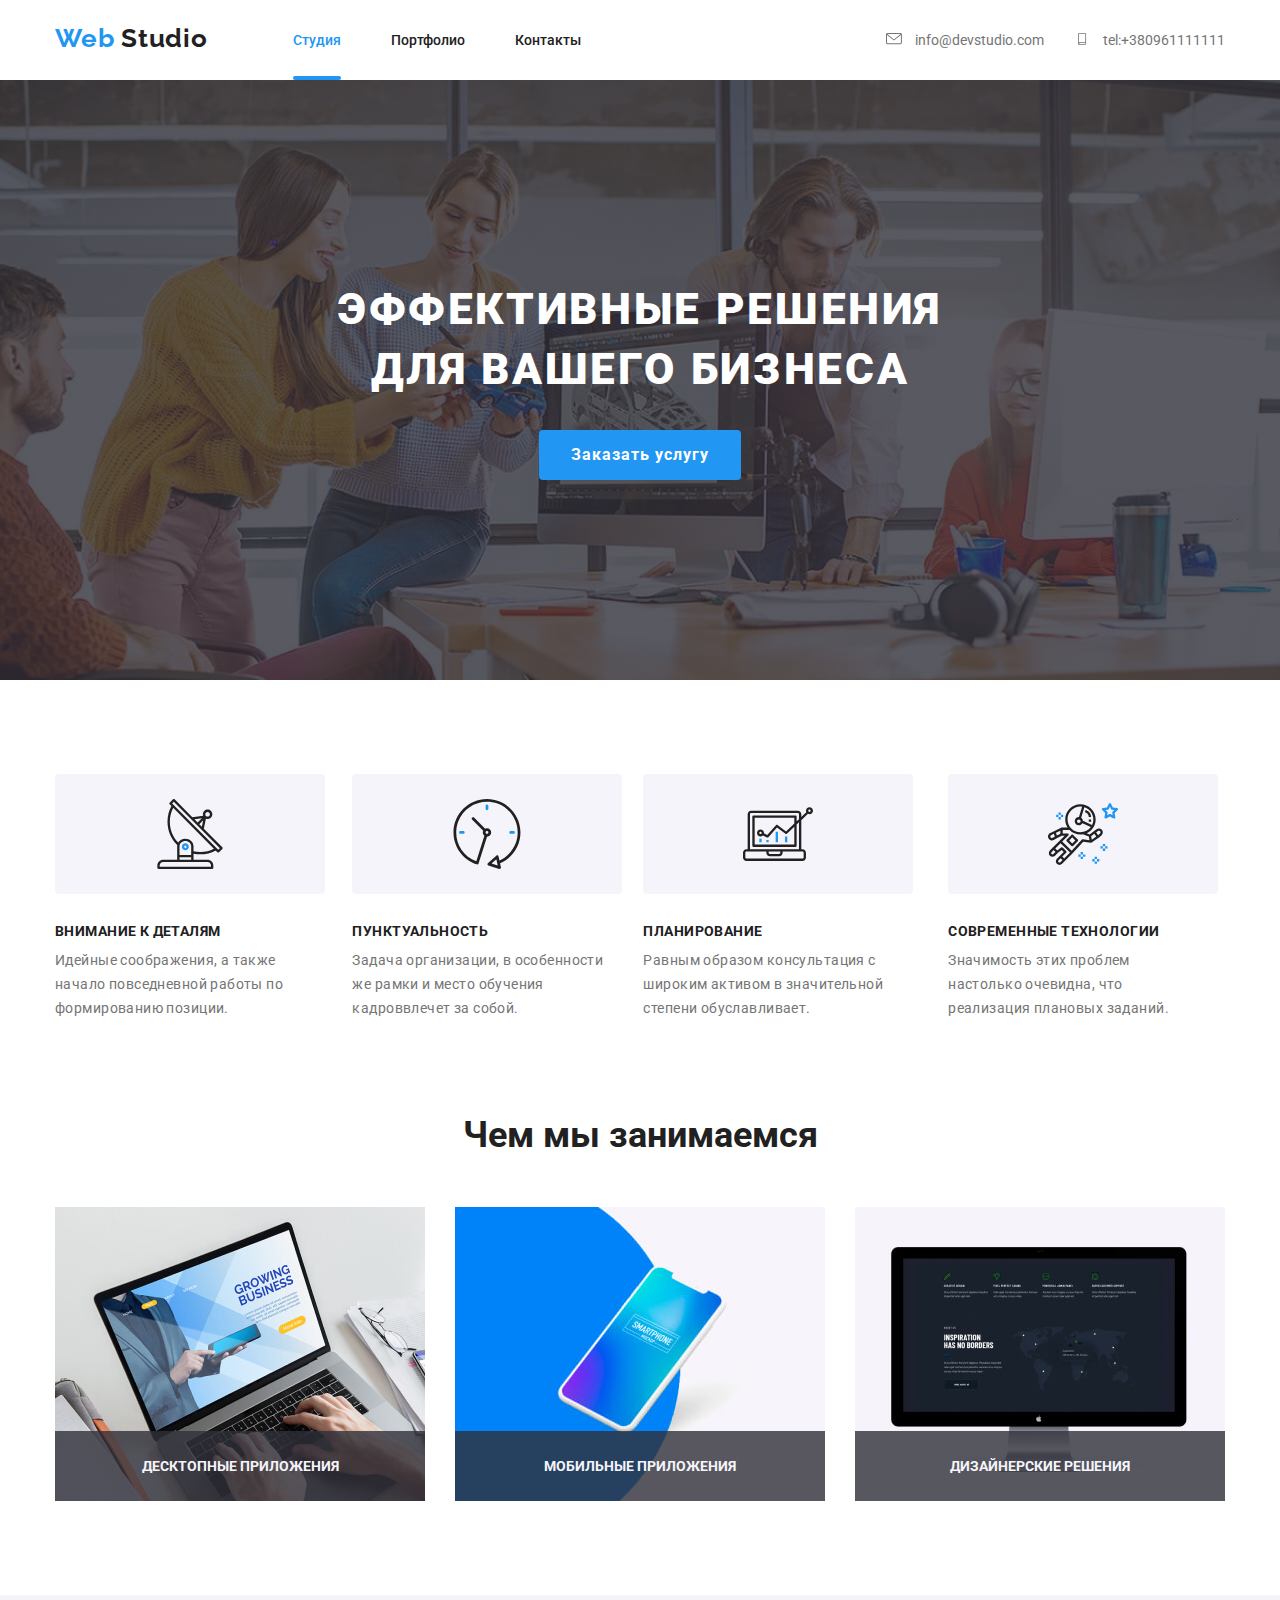
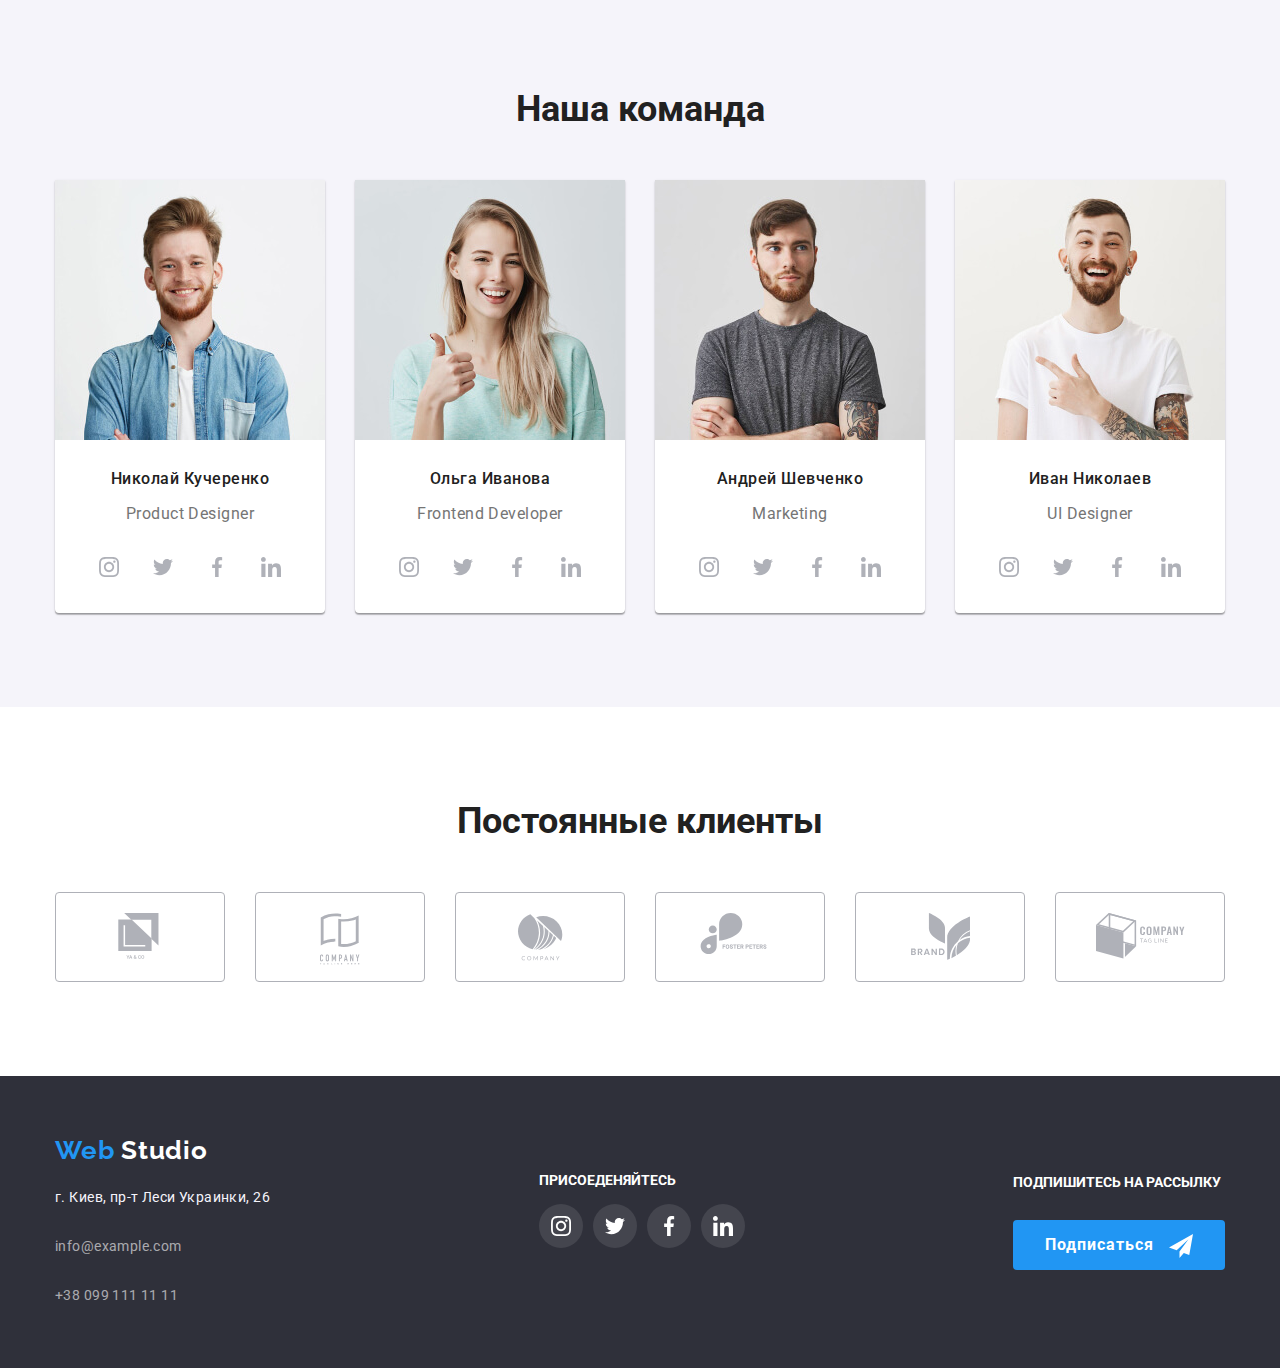
<file: index.html>
<!DOCTYPE html>
<html lang="ru">
  <head>
    <meta charset="UTF-8" />
    <meta name="viewport" content="width=device-width, initial-scale=1.0" />
    <title>Веб студия</title>
    <link rel="stylesheet" href="./CSS/normalize.css" />
    <link
      href="https://fonts.googleapis.com/css2?family=Raleway:wght@700&family=Roboto:wght@400;500;700;900&display=swap"
      rel="stylesheet"
    />
    <link rel="stylesheet" href="./CSS/styles.css" />
  </head>
  <body>
    <!--Header + Navigation-->
    <header>
      <div class="page-header container">
        <nav class="page-nav">
          <a href="./index.html" class="logo-nav">
            <span class="logo-part">Web</span>
            Studio
          </a>
          <ul class="site-nav">
            <li><a href="./index.html" class="link current">Студия</a></li>
            <li>
              <a href="./portfolio.html" target="_self" class="link">
                Портфолио
              </a>
            </li>
            <li><a href="" class="link">Контакты</a></li>
          </ul>
        </nav>
        <address class="head-address">
          <button class="head-address-button">
            <svg class="head-address-icon email">
              <use href="./svg-icon/sprite.svg#icon-envelope"></use>
            </svg>
            info@devstudio.com
          </button>
          <button class="head-address-button">
            <svg class="head-address-icon phone">
              <use href="./svg-icon/sprite.svg#icon-smartphone"></use>
            </svg>
            tel:+380961111111
          </button>
        </address>
      </div>
    </header>
    <main>
      <!--Эффективные решения для вашего бизнеса-->
      <section class="hero">
        <h1 class="hero-title container">
          ЭФФЕКТИВНЫЕ РЕШЕНИЯ ДЛЯ ВАШЕГО БИЗНЕСА
        </h1>
        <button type="button" class="button primary">
          Заказать услугу
        </button>
      </section>
      <!--Наше преимущество-->
      <section class="advantage container">
        <h2 class="hide-title">Наше преимущество</h2>
        <ul class="advantage-list">
          <li>
            <div class="icon-card">
              <svg class="icon">
                <use href="./svg-icon/sprite.svg#icon-antenna"></use>
              </svg>
            </div>
            <h3 class="section-title">ВНИМАНИЕ К ДЕТАЛЯМ</h3>
            <p class="section-text">
              Идейные соображения, а также начало повседневной работы по
              формированию позиции.
            </p>
          </li>
          <li>
            <div class="icon-card">
              <svg class="icon">
                <use href="./svg-icon/sprite.svg#icon-clock"></use>
              </svg>
            </div>
            <h3 class="section-title">ПУНКТУАЛЬНОСТЬ</h3>
            <p class="section-text">
              Задача организации, в особенности же рамки и место обучения
              кадроввлечет за собой.
            </p>
          </li>
          <li>
            <div class="icon-card">
              <svg class="icon">
                <use href="./svg-icon/sprite.svg#icon-diagram"></use>
              </svg>
            </div>
            <h3 class="section-title">ПЛАНИРОВАНИЕ</h3>
            <p class="section-text">
              Равным образом консультация с широким активом в значительной
              степени обуславливает.
            </p>
          </li>
          <li>
            <div class="icon-card">
              <svg class="icon">
                <use href="./svg-icon/sprite.svg#icon-astronaut"></use>
              </svg>
            </div>
            <h3 class="section-title">СОВРЕМЕННЫЕ ТЕХНОЛОГИИ</h3>
            <p class="section-text">
              Значимость этих проблем настолько очевидна, что реализация
              плановых заданий.
            </p>
          </li>
        </ul>
      </section>
      <!--Чем мы занимаемся-->
      <section class="work">
        <h2 class="work-title">Чем мы занимаемся</h2>
        <ul class="work-list">
          <li class="work-item">
            <a href="">
              <img
                src="./images/comp.jpg"
                alt="Ноутбук"
                width="370"
                height="294"
              />
            </a>
            <p class="work-title-name">ДЕСКТОПНЫЕ ПРИЛОЖЕНИЯ</p>
          </li>
          <li class="work-item">
            <a href="">
              <img
                src="./images/smartphone.jpg"
                alt=""
                width="370"
                height="294"
              />
            </a>
            <p class="work-title-name">МОБИЛЬНЫЕ ПРИЛОЖЕНИЯ</p>
          </li>
          <li class="work-item">
            <a href="">
              <img src="./images/screen.jpg" alt="" width="370" height="294" />
            </a>
            <p class="work-title-name">ДИЗАЙНЕРСКИЕ РЕШЕНИЯ</p>
          </li>
        </ul>
      </section>
      <!--Наша команда-->
      <section class="team-section">
        <h2 class="work-title">Наша команда</h2>
        <ul class="our-team container">
          <li class="our-team-card">
            <img
              src="./images/nick_kucherenko.jpg"
              alt="Николай Кучеренко"
              width="270"
              height="260"
            />
            <h3 class="team-member">Николай Кучеренко</h3>
            <p class="team-work">Product Designer</p>
            <ul class="social-list">
              <li class="social-list-item">
                <a href="" aria-label="Instagram" class="social-list-item-link">
                  <svg class="social-list-item-link-svg">
                    <use href="./svg-icon/sprite.svg#icon-instagram"></use>
                  </svg>
                </a>
              </li>
              <li class="social-list-item">
                <a href="" aria-label="Instagram" class="social-list-item-link">
                  <svg class="social-list-item-link-svg">
                    <use href="./svg-icon/sprite.svg#icon-twitter"></use>
                  </svg>
                </a>
              </li>
              <li class="social-list-item">
                <a href="" aria-label="Instagram" class="social-list-item-link">
                  <svg class="social-list-item-link-svg">
                    <use href="./svg-icon/sprite.svg#icon-facebook"></use>
                  </svg>
                </a>
              </li>
              <li class="social-list-item">
                <a href="" aria-label="Instagram" class="social-list-item-link">
                  <svg class="social-list-item-link-svg">
                    <use href="./svg-icon/sprite.svg#icon-linkedin"></use>
                  </svg>
                </a>
              </li>
            </ul>
          </li>
          <li class="our-team-card">
            <img
              src="./images/olha_ivanova.jpg"
              alt="Ольга Иванова"
              width="270"
              height="260"
            />
            <h3 class="team-member">Ольга Иванова</h3>
            <p class="team-work">Frontend Developer</p>
            <ul class="social-list">
              <li class="social-list-item">
                <a href="" aria-label="Instagram" class="social-list-item-link">
                  <svg class="social-list-item-link-svg">
                    <use href="./svg-icon/sprite.svg#icon-instagram"></use>
                  </svg>
                </a>
              </li>
              <li class="social-list-item">
                <a href="" aria-label="Instagram" class="social-list-item-link">
                  <svg class="social-list-item-link-svg">
                    <use href="./svg-icon/sprite.svg#icon-twitter"></use>
                  </svg>
                </a>
              </li>
              <li class="social-list-item">
                <a href="" aria-label="Instagram" class="social-list-item-link">
                  <svg class="social-list-item-link-svg">
                    <use href="./svg-icon/sprite.svg#icon-facebook"></use>
                  </svg>
                </a>
              </li>
              <li class="social-list-item">
                <a href="" aria-label="Instagram" class="social-list-item-link">
                  <svg class="social-list-item-link-svg">
                    <use href="./svg-icon/sprite.svg#icon-linkedin"></use>
                  </svg>
                </a>
              </li>
            </ul>
          </li>
          <li class="our-team-card">
            <img
              src="./images/andrey_shevchenko.jpg"
              alt="Андрей Шевченко"
              width="270"
              height="260"
            />
            <h3 class="team-member">Андрей Шевченко</h3>
            <p class="team-work">Marketing</p>
            <ul class="social-list">
              <li class="social-list-item">
                <a href="" aria-label="Instagram" class="social-list-item-link">
                  <svg class="social-list-item-link-svg">
                    <use href="./svg-icon/sprite.svg#icon-instagram"></use>
                  </svg>
                </a>
              </li>
              <li class="social-list-item">
                <a href="" aria-label="Instagram" class="social-list-item-link">
                  <svg class="social-list-item-link-svg">
                    <use href="./svg-icon/sprite.svg#icon-twitter"></use>
                  </svg>
                </a>
              </li>
              <li class="social-list-item">
                <a href="" aria-label="Instagram" class="social-list-item-link">
                  <svg class="social-list-item-link-svg">
                    <use href="./svg-icon/sprite.svg#icon-facebook"></use>
                  </svg>
                </a>
              </li>
              <li class="social-list-item">
                <a href="" aria-label="Instagram" class="social-list-item-link">
                  <svg class="social-list-item-link-svg">
                    <use href="./svg-icon/sprite.svg#icon-linkedin"></use>
                  </svg>
                </a>
              </li>
            </ul>
          </li>
          <li class="our-team-card">
            <img
              src="./images/ivan_nikolaev.jpg"
              alt="Иван Николаев"
              width="270"
              height="260"
            />
            <h3 class="team-member">Иван Николаев</h3>
            <p class="team-work">UI Designer</p>
            <ul class="social-list">
              <li class="social-list-item">
                <a href="" aria-label="Instagram" class="social-list-item-link">
                  <svg class="social-list-item-link-svg">
                    <use href="./svg-icon/sprite.svg#icon-instagram"></use>
                  </svg>
                </a>
              </li>
              <li class="social-list-item">
                <a href="" aria-label="Instagram" class="social-list-item-link">
                  <svg class="social-list-item-link-svg">
                    <use href="./svg-icon/sprite.svg#icon-twitter"></use>
                  </svg>
                </a>
              </li>
              <li class="social-list-item">
                <a href="" aria-label="Instagram" class="social-list-item-link">
                  <svg class="social-list-item-link-svg">
                    <use href="./svg-icon/sprite.svg#icon-facebook"></use>
                  </svg>
                </a>
              </li>
              <li class="social-list-item">
                <a href="" aria-label="Instagram" class="social-list-item-link">
                  <svg class="social-list-item-link-svg">
                    <use href="./svg-icon/sprite.svg#icon-linkedin"></use>
                  </svg>
                </a>
              </li>
            </ul>
          </li>
        </ul>
      </section>
      <!--Постоянные клиенты-->
      <section class="client">
        <h2 class="work-title">Постоянные клиенты</h2>
        <ul class="client-list container">
          <li class="box">
            <a href="" class="box-link">
              <svg class="box-link-svg first-logo">
                <use href="./svg-icon/sprite.svg#icon-logo_1"></use>
              </svg>
            </a>
          </li>
          <li class="box">
            <a href="" class="box-link">
              <svg class="box-link-svg second-logo">
                <use href="./svg-icon/sprite.svg#icon-logo_2"></use>
              </svg>
            </a>
          </li>
          <li class="box">
            <a href="" class="box-link">
              <svg class="box-link-svg third-logo">
                <use href="./svg-icon/sprite.svg#icon-logo_3"></use>
              </svg>
            </a>
          </li>
          <li class="box">
            <a href="" class="box-link">
              <svg class="box-link-svg fourth-logo">
                <use href="./svg-icon/sprite.svg#icon-logo_4"></use>
              </svg>
            </a>
          </li>
          <li class="box">
            <a href="" class="box-link">
              <svg class="box-link-svg fifth-logo">
                <use href="./svg-icon/sprite.svg#icon-logo_5"></use>
              </svg>
            </a>
          </li>
          <li class="box">
            <a href="" class="box-link">
              <svg class="box-link-svg sixth-logo">
                <use href="./svg-icon/sprite.svg#icon-logo_6"></use>
              </svg>
            </a>
          </li>
        </ul>
      </section>
    </main>
    <!--Footer-->
    <footer class="footer">
      <div class="footer-list container">
        <div class="footer-ad-list">
          <a href="./index.html" class="logo-footer-nav">
            <span class="logo-blue">
              Web
            </span>
            <span class="logo-white">Studio</span>
          </a>
          <address class="footer-ad-items">
            <a href="" class="street-adress">г. Киев, пр-т Леси Украинки, 26</a>
            <br />
            <a href="" class="contact-adress">info@example.com</a>
            <br />
            <a href="" class="contact-adress">+38 099 111 11 11</a>
          </address>
        </div>
        <div class="footer-social-link">
          <span class="footer-text"><b>ПРИСОЕДЕНЯЙТЕСЬ</b></span>
          <ul class="social-list">
            <li class="social-list-item">
              <a
                href=""
                aria-label="Instagram"
                class="social-list-item-link footer-link"
              >
                <svg class="social-list-item-link-svg footer-svg">
                  <use href="./svg-icon/sprite.svg#icon-instagram"></use>
                </svg>
              </a>
            </li>
            <li class="social-list-item">
              <a
                href=""
                aria-label="Twitter"
                class="social-list-item-link footer-link"
              >
                <svg class="social-list-item-link-svg footer-svg">
                  <use href="./svg-icon/sprite.svg#icon-twitter"></use>
                </svg>
              </a>
            </li>
            <li class="social-list-item">
              <a
                href=""
                aria-label="Facebook"
                class="social-list-item-link footer-link"
              >
                <svg class="social-list-item-link-svg footer-svg">
                  <use href="./svg-icon/sprite.svg#icon-facebook"></use>
                </svg>
              </a>
            </li>
            <li class="social-list-item">
              <a
                href=""
                aria-label="LinkedIn"
                class="social-list-item-link footer-link"
              >
                <svg class="social-list-item-link-svg footer-svg">
                  <use href="./svg-icon/sprite.svg#icon-linkedin"></use>
                </svg>
              </a>
            </li>
          </ul>
        </div>
        <div>
          <div>
            <span class="footer-text"><b>ПОДПИШИТЕСЬ НА РАССЫЛКУ</b></span>
          </div>
          <div class="buttton-icon-send">
            <button class="button primary">
              Подписаться
              <svg class="icon-send-svg">
                <use href="./svg-icon/sprite.svg#icon-icon_send"></use>
              </svg>
            </button>
          </div>
        </div>
      </div>
    </footer>
  </body>
</html>
</file>
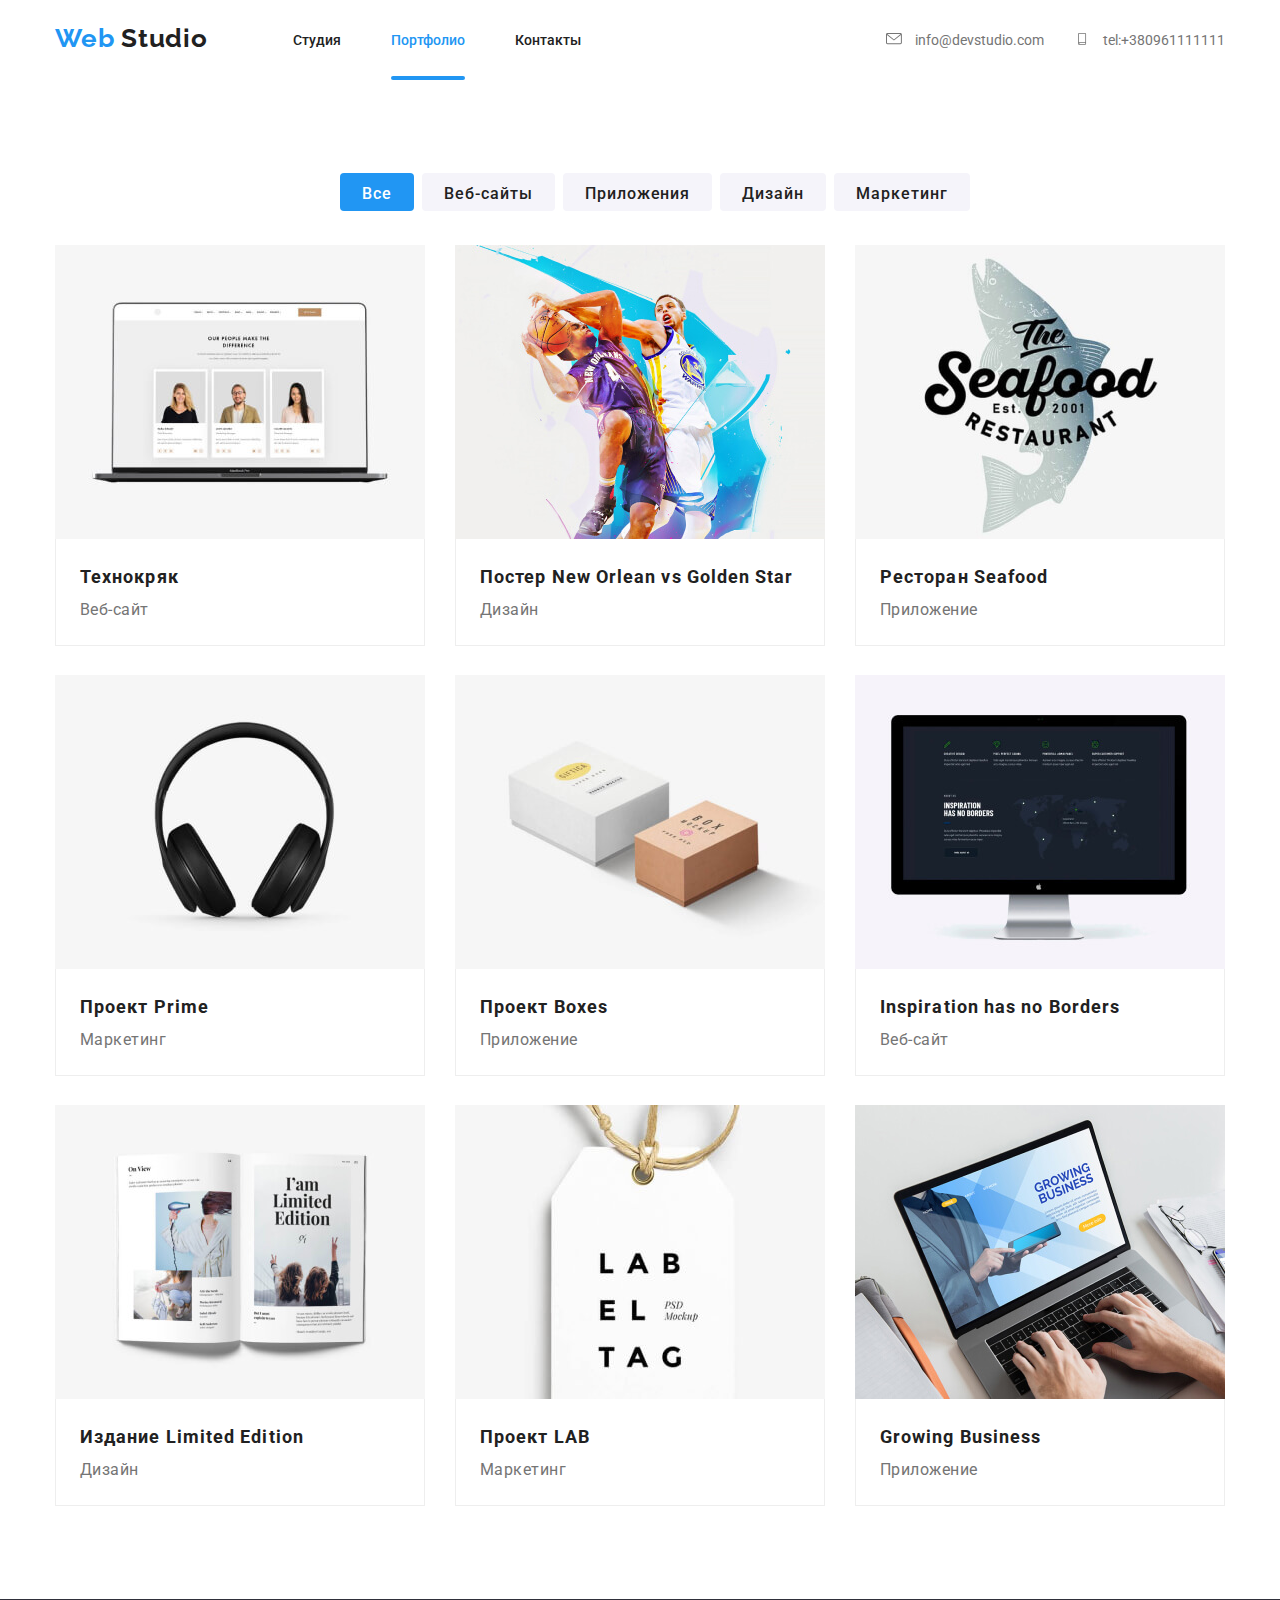
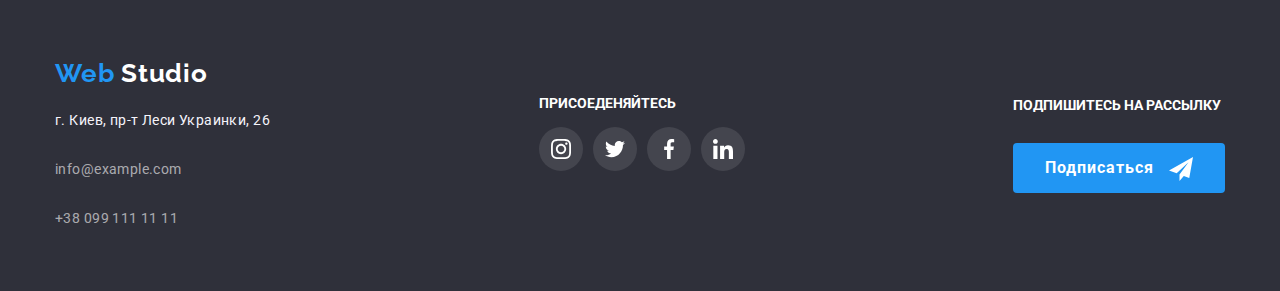
<file: portfolio.html>
<!DOCTYPE html>
<html lang="ru">
  <head>
    <meta charset="UTF-8" />
    <meta name="viewport" content="width=device-width, initial-scale=1.0" />
    <title>Портфолио</title>
    <link rel="stylesheet" href="./CSS/normalize.css" />
    <link
      href="https://fonts.googleapis.com/css2?family=Raleway:wght@700&family=Roboto:wght@400;500;700;900&display=swap"
      rel="stylesheet"
    />
    <link rel="stylesheet" href="./CSS/styles.css" />
    <link
      rel="stylesheet"
      href="https://cdnjs.cloudflare.com/ajax/libs/animate.css/4.0.0/animate.min.css"
    />
  </head>
  <body>
    <!--Header + Navigation-->
    <header>
      <div class="page-header container">
        <nav class="page-nav">
          <a href="./index.html" class="logo-nav">
            <span class="logo-part">Web</span>
            Studio
          </a>
          <ul class="site-nav">
            <li><a href="./index.html" class="link">Студия</a></li>
            <li>
              <a href="./portfolio.html" target="_self" class="link current">
                Портфолио
              </a>
            </li>
            <li><a href="" class="link">Контакты</a></li>
          </ul>
        </nav>
        <address class="head-address">
          <button class="head-address-button">
            <svg class="head-address-icon email">
              <use href="./svg-icon/sprite.svg#icon-envelope"></use>
            </svg>
            info@devstudio.com
          </button>
          <button class="head-address-button">
            <svg class="head-address-icon phone">
              <use href="./svg-icon/sprite.svg#icon-smartphone"></use>
            </svg>
            tel:+380961111111
          </button>
        </address>
      </div>
    </header>
    <main>
      <!--Меню выбора элементов-->
      <section class="container">
        <h1 class="hide-title">Меню выбора элементов</h1>
        <ul class="button-list container">
          <li>
            <button type="button" class="button primary choose">Все</button>
          </li>
          <li>
            <button type="button" class="button secondary choose">
              Веб-сайты
            </button>
          </li>
          <li>
            <button type="button" class="button secondary choose">
              Приложения
            </button>
          </li>
          <li>
            <button type="button" class="button secondary choose">
              Дизайн
            </button>
          </li>
          <li>
            <button type="button" class="button secondary choose">
              Маркетинг
            </button>
          </li>
        </ul>
      </section>
      <!--Портфолио-->
      <section>
        <h2 class="hide-title">Портфолио</h2>
        <ul class="portfolio-list container">
          <li class="flex-elements">
            <div class="card">
              <div class="card-image">
                <img
                  src="./img-portfolio/notebook.jpg"
                  width="370"
                  height="294"
                  alt="Технокряк"
                />
                <div class="overlay animate__slideInUp">
                  <p class="overlay-text">
                    Технокряк это современная площадка распространения
                    коронавируса. Компании используют эту платформу для
                    цифрового шпионажа и атак на защищённые сервера конкурентов.
                  </p>
                </div>
              </div>
              <div class="card-content">
                <h3 class="title-post">Технокряк</h3>
                <p class="team-work card-text">Веб-сайт</p>
              </div>
            </div>
          </li>
          <li class="flex-elements">
            <div class="card">
              <div class="overlay-img">
                <img
                  class="card-image"
                  src="./img-portfolio/basketball.jpg"
                  width="370"
                  height="294"
                  alt="Постер New Orlean vs Golden Star"
                />
              </div>
              <div class="card-content">
                <h3 class="title-post">Постер New Orlean vs Golden Star</h3>
                <p class="team-work card-text">Дизайн</p>
              </div>
            </div>
          </li>
          <li class="flex-elements">
            <div class="card">
              <img
                class="card-image"
                src="./img-portfolio/restaurant.jpg"
                width="370"
                height="294"
                alt="Ресторан Seafood"
              />
              <div class="card-content">
                <h3 class="title-post">Ресторан Seafood</h3>
                <p class="team-work card-text">Приложение</p>
              </div>
            </div>
          </li>
          <li class="flex-elements">
            <div class="card">
              <img
                class="card-image"
                src="./img-portfolio/headphones.jpg"
                width="370"
                height="294"
                alt="Проект Prime"
              />
              <div class="card-content">
                <h3 class="title-post">Проект Prime</h3>
                <p class="team-work card-text">Маркетинг</p>
              </div>
            </div>
          </li>
          <li class="flex-elements">
            <div class="card">
              <img
                class="card-image"
                src="./img-portfolio/cardbords.jpg"
                width="370"
                height="294"
                alt="Проект Boxes"
              />
              <div class="card-content">
                <h3 class="title-post">Проект Boxes</h3>
                <p class="team-work card-text">Приложение</p>
              </div>
            </div>
          </li>
          <li class="flex-elements">
            <div class="card">
              <img
                class="card-image"
                src="./img-portfolio/screen.jpg"
                width="370"
                height="294"
                alt="Inspiration has no Borders"
              />
              <div class="card-content">
                <h3 class="title-post">Inspiration has no Borders</h3>
                <p class="team-work card-text">Веб-сайт</p>
              </div>
            </div>
          </li>
          <li class="flex-elements">
            <div class="card">
              <img
                class="card-image"
                src="./img-portfolio/journal.jpg"
                width="370"
                height="294"
                alt="Издание Limited Edition"
              />
              <div class="card-content">
                <h3 class="title-post">Издание Limited Edition</h3>
                <p class="team-work card-text">Дизайн</p>
              </div>
            </div>
          </li>
          <li class="flex-elements">
            <div class="card">
              <img
                class="card-image"
                src="./img-portfolio/label.jpg"
                width="370"
                height="294"
                alt="Проект LAB"
              />
              <div class="card-content">
                <h3 class="title-post">Проект LAB</h3>
                <p class="team-work card-text">Маркетинг</p>
              </div>
            </div>
          </li>
          <li class="flex-elements">
            <div class="card">
              <img
                class="card-image"
                src="./img-portfolio/grow.jpg"
                width="370"
                height="294"
                alt="Growing Business"
              />
              <div class="card-content">
                <h3 class="title-post">Growing Business</h3>
                <p class="team-work card-text">Приложение</p>
              </div>
            </div>
          </li>
        </ul>
      </section>
    </main>
    <footer class="footer">
      <div class="footer-list container">
        <div class="footer-ad-list">
          <a href="./index.html" class="logo-footer-nav">
            <span class="logo-blue">
              Web
            </span>
            <span class="logo-white">Studio</span>
          </a>
          <address class="footer-ad-items">
            <a href="" class="street-adress">г. Киев, пр-т Леси Украинки, 26</a>
            <br />
            <a href="" class="contact-adress">info@example.com</a>
            <br />
            <a href="" class="contact-adress">+38 099 111 11 11</a>
          </address>
        </div>
        <div class="footer-social-link">
          <span class="footer-text"><b>ПРИСОЕДЕНЯЙТЕСЬ</b></span>
          <ul class="social-list">
            <li class="social-list-item">
              <a
                href=""
                aria-label="Instagram"
                class="social-list-item-link footer-link"
              >
                <svg class="social-list-item-link-svg footer-svg">
                  <use href="./svg-icon/sprite.svg#icon-instagram"></use>
                </svg>
              </a>
            </li>
            <li class="social-list-item">
              <a
                href=""
                aria-label="Twitter"
                class="social-list-item-link footer-link"
              >
                <svg class="social-list-item-link-svg footer-svg">
                  <use href="./svg-icon/sprite.svg#icon-twitter"></use>
                </svg>
              </a>
            </li>
            <li class="social-list-item">
              <a
                href=""
                aria-label="Facebook"
                class="social-list-item-link footer-link"
              >
                <svg class="social-list-item-link-svg footer-svg">
                  <use href="./svg-icon/sprite.svg#icon-facebook"></use>
                </svg>
              </a>
            </li>
            <li class="social-list-item">
              <a
                href=""
                aria-label="LinkedIn"
                class="social-list-item-link footer-link"
              >
                <svg class="social-list-item-link-svg footer-svg">
                  <use href="./svg-icon/sprite.svg#icon-linkedin"></use>
                </svg>
              </a>
            </li>
          </ul>
        </div>
        <div>
          <div>
            <span class="footer-text"><b>ПОДПИШИТЕСЬ НА РАССЫЛКУ</b></span>
          </div>
          <div class="buttton-icon-send">
            <button class="button primary">
              Подписаться
              <svg class="icon-send-svg">
                <use href="./svg-icon/sprite.svg#icon-icon_send"></use>
              </svg>
            </button>
          </div>
        </div>
      </div>
    </footer>
  </body>
</html>
</file>
<file: CSS/styles.css>
/* Цвет основного текста #757575*/
/* Цвет акцента курсора #2196F3*/
/* Цвет фона #FFFFFF*/
/* Цвет заголовков #212121*/
/* Цвет белых надписей #FFFFFF*/
/*Цвет контактов rgba(255, 255, 255, 0.6);*/
/* Цвет логотипа #000000*/
/* Цвет фона вторичный #F5F4FA*/
:root {
  --primary-text-color: #757575;
  --title-text-color: #212121;
  --accent-text-color: #2196f3;
  --text-button: #ffffff;
  --back-button-color: #f5f4fa;
}
html {
  box-sizing: border-box;
}
*,
*::before,
*::after {
  box-sizing: inherit;
}

body {
  background-color: #ffffff;
  color: #757575;
  font-family: Roboto;
  font-weight: 400;
  font-size: 14px;
}

ul {
  list-style: none;
  margin: 0;
  padding: 0;
}

h1,
h2,
h3,
h4,
h5,
h6,
p {
  margin: 0;
  padding: 0;
}
a {
  text-decoration: none;
}

img {
  vertical-align: bottom;
}

/*Оформление Header*/

/*Оформление меню навигации*/
.container {
  padding-right: 15px;
  padding-left: 15px;
  width: 1200px;
  margin-right: auto;
  margin-left: auto;
}
.page-nav {
  display: flex;
}
.logo-nav {
  padding-top: 24px;
  padding-bottom: 25px;
  font-family: Raleway;
  font-weight: 700;
  font-size: 26px;
  letter-spacing: 0.03em;
  color: var(--title-text-color);
}
.logo-part {
  color: var(--accent-text-color);
}

.site-nav {
  display: flex;
  margin-left: 85px;
  align-items: center;

  font-weight: 500;
  font-size: 14px;
  line-height: 1.19;
  color: var(--title-text-color);
}
.site-nav li {
  margin-right: 50px;
}
.site-nav li:last-child {
  margin-right: 0px;
}
.page-header {
  display: flex;
  align-items: center;
}

.site-nav .link {
  position: relative;
  display: block;
  padding-top: 32px;
  padding-bottom: 32px;
  height: 80px;

  transition-duration: 250ms;
  transition-timing-function: cubic-bezier(0.4, 0, 0.2, 1);

  color: var(--title-text-color);
}

.site-nav .current::after {
  position: absolute;
  bottom: 0;
  left: 0;
  display: block;
  content: "";
  height: 4px;
  width: 100%;
  border-radius: 2px;
  background-color: var(--accent-text-color);
}

.site-nav .link:hover,
.site-nav .link:focus {
  color: var(--accent-text-color);
}
.site-nav .link.current {
  color: var(--accent-text-color);
}

/*Оформление адреса*/
.head-address {
  display: flex;
  margin-left: auto;
}

.head-address-button:not(:last-child) {
  margin-right: 30px;
}

.head-address-icon {
  width: 16px;
  height: 12px;
  margin-right: 10px;
  fill: var(--primary-text-color);
}

.head-address-button {
  display: block;
  border: none;
  background-color: var(--text-button);
  color: var(--primary-text-color);
  border-style: none;
  padding: unset;
  cursor: pointer;
  outline: none;

  transition-duration: 250ms;
  transition-timing-function: cubic-bezier(0.4, 0, 0.2, 1);
}
.head-address-button:hover {
  color: var(--accent-text-color);
  fill: var(--accent-text-color);
}

.head-address-button:hover .head-address-icon {
  fill: var(--accent-text-color);
}

/*Оформление секции Hero*/
.hero {
  color: var(--text-button);
  padding-top: 200px;
  padding-bottom: 200px;
  text-align: center;
  padding-left: 15px;
  padding-right: 15px;

  background-color: grey;
  background-image: linear-gradient(
      rgba(47, 48, 58, 0.8),
      rgba(47, 48, 58, 0.8)
    ),
    url(../images/Header/Hero_opt.jpg);
  background-repeat: no-repeat;
  background-size: cover;
  background-position: center;
  height: 600px;
  max-width: 1600px;
  margin-left: auto;
  margin-right: auto;
}

.hero-title {
  font-size: 44px;
  font-weight: 900;
  line-height: 1.36;
  letter-spacing: 0.06em;

  width: 696px;
  height: 120px;
}

.button {
  display: inline-block;
  padding: 10px 32px;
  border: none;
  border-radius: 4px;
  min-width: 200px;
  height: 50px;
  font-size: 16px;
  font-weight: 700;
  line-height: 1.87;
  letter-spacing: 0.06em;
  cursor: pointer;
  border: none;
  border-style: none;
  outline: none;

  color: var(--text-button);
  background-color: var(--accent-text-color);

  transition-duration: 250ms;
  transition-timing-function: cubic-bezier(0.4, 0, 0.2, 1);
}

.button.primary {
  text-align: center;
  color: var(--text-button);
  background-color: var(--accent-text-color);
  margin-top: 30px;
}

.button.primary:hover {
  background: #188ce8;
  box-shadow: 0px 4px 4px rgba(0, 0, 0, 0.15);
}

.button.secondary {
  color: var(--title-text-color);
  background-color: var(--back-button-color);
}

.button.secondary:hover,
.button.secondary:focus {
  background-color: var(--accent-text-color);
  color: var(--text-button);
}

/*Оформление секции Наше преимущество*/
.advantage {
  padding-top: 94px;
}
.advantage-list {
  display: flex;
}
.container .card {
  margin-right: 30px;
}
.hide-title {
  display: none;
}
.section-title {
  font-size: 14px;
  line-height: 1.1;
  letter-spacing: 0.03em;
  font-weight: 700;
  color: var(--title-text-color);
}
.section-text {
  font-weight: 400;
  line-height: 1.71;
  letter-spacing: 0.03em;
  margin-right: 30px;
}

.icon-card {
  width: 270px;
  height: 120px;
  border-radius: 4px;
  padding-top: 0px;
  padding: 25px 100px;
  justify-items: center;
  background-color: #f5f4fa;
}
.advantage-list h3 {
  padding-top: 30px;
}
.advantage-list p {
  padding-top: 10px;
}
.icon-card .icon {
  width: 70px;
  height: 70px;
}

/*Оформление секции Чем мы занимаемся*/
.work {
  text-align: center;
  width: 1200px;
  margin-left: auto;
  margin-right: auto;
  padding-bottom: 94px;

  /* outline: 1px solid firebrick; */
}

.work-title {
  font-size: 36px;
  font-weight: 700;
  text-align: center;
  padding-top: 94px;
  padding-bottom: 50px;
  color: var(--title-text-color);
}

.work-title-name {
  position: absolute;
  bottom: 0;

  display: block;
  height: 70px;
  width: 370px;
  padding-top: 27px;
  background-color: rgba(47, 48, 58, 0.8);
  color: var(--back-button-color);
}

.work-item {
  position: relative;
  font-size: 14px;
  font-weight: 700;
  color: var(--title-text-color);
}
.work-list {
  display: flex;
  justify-items: center;
  padding-left: 15px;
}

.work-item:not(:last-child) {
  margin-right: 30px;
}

/*Оформление секции Наша команда*/
.our-team-card {
  background: #ffffff;
  box-shadow: 0px 2px 1px rgba(0, 0, 0, 0.2), 0px 1px 1px rgba(0, 0, 0, 0.14),
    0px 1px 3px rgba(0, 0, 0, 0.12);
  border-radius: 0px 0px 4px 4px;
}
.team-section {
  background-color: #f5f4fa;
  text-align: center;
  padding-bottom: 94px;
}
.our-team {
  display: flex;
}

.team-member {
  font-size: 16px;
  font-weight: 500;
  line-height: 1.17;
  letter-spacing: 0.03em;

  color: var(--title-text-color);
}
.team-text {
  font-size: 16px;
  font-weight: 400;
  line-height: 1.17;
  letter-spacing: 0.03em;
}

.team-work {
  font-size: 16px;
  font-weight: 400;
  font-size: 16px;
  line-height: 1.87;
  letter-spacing: 0.03em;
  padding-right: 24px;
  padding-left: 24px;
}

.our-team-card:not(:last-child) {
  margin-right: 30px;
}
.social-list-item:not(:last-child) {
  margin-right: 10px;
}
.our-team h3 {
  margin-top: 30px;
}
.our-team p {
  margin-top: 10px;
}

.social-list {
  display: flex;
  justify-content: center;
  align-items: center;
  padding-top: 16px;
  padding-bottom: 24px;
}
.social-list-item-link {
  display: flex;
  justify-content: center;
  align-items: center;
  text-decoration: none;
  width: 44px;
  height: 44px;
  border-radius: 50%;

  transition-duration: 250ms;
  transition-timing-function: cubic-bezier(0.4, 0, 0.2, 1);
}
.social-list-item-link-svg {
  width: 20px;
  height: 20px;
  fill: #afb1b8;

  transition-duration: 250ms;
  transition-timing-function: cubic-bezier(0.4, 0, 0.2, 1);
}

.social-list-item-link:hover {
  background-color: var(--accent-text-color);
}
.social-list-item-link:hover .social-list-item-link-svg {
  fill: var(--text-button);
}

.our-team .link:last-child {
  margin-right: 0px;
}

.social-list .link {
  margin-right: 10px;
  padding-bottom: 94px;
}

/*Стилизация секции Постоянные клиенты*/
.client-list {
  display: flex;
  padding-bottom: 94px;
  text-align: center;
}

.box .box-link {
  display: block;
  width: 170px;
  height: 90px;
  border-radius: 4px;
  border: 1px solid #afb1b8;
  padding-top: 20px;

  transition-duration: 250ms;
  transition-timing-function: cubic-bezier(0.4, 0, 0.2, 1);
}

.box .box-link:hover,
.box .box-link:focus {
  border-color: var(--accent-text-color);
}

.box:not(:last-child) {
  margin-right: 30px;
}

.box-link-svg {
  fill: #afb1b8;

  transition-duration: 250ms;
  transition-timing-function: cubic-bezier(0.4, 0, 0.2, 1);
}

.first-logo {
  width: 45px;
  height: 49px;
}
.second-logo {
  width: 40px;
  height: 52px;
}
.third-logo {
  width: 45px;
  height: 49px;
}
.fourth-logo {
  width: 80px;
  height: 42px;
}
.fifth-logo {
  width: 59px;
  height: 47px;
}
.sixth-logo {
  width: 89px;
  height: 46px;
}

.box-link:hover .box-link-svg {
  fill: var(--accent-text-color);
}

/*Стилизация Fotter*/
.footer {
  background-color: #2f303a;
}
.logo-footer-nav {
  padding-top: 60px;
  font-family: Raleway;
  font-weight: 700;
  font-size: 26px;
  letter-spacing: 0.03em;
  color: var(--title-text-color);
}
.logo-white {
  color: #ffffff;
}
.logo-blue {
  color: var(--accent-text-color);
}
.footer-list {
  display: flex;
  justify-content: space-between;
  align-items: center;
}
.footer-ad-items a {
  text-decoration: none;
}
.footer-ad-list {
  padding-top: 60px;
  padding-bottom: 60px;
}

.street-adress,
.contact-adress {
  display: block;
  color: var(--back-button-color);
  font-style: normal;
  font-weight: 400;
  font-size: 14px;
  line-height: 1.71;
  letter-spacing: 0.03em;
}
.street-adress {
  padding-top: 20px;
}
.contact-adress {
  padding-top: 9px;
  color: rgba(255, 255, 255, 0.6);
}
.footer-contacts {
  color: rgba(0, 150, 255, 06);
  font-style: normal;
  font-size: 14px;
}

.footer-text {
  padding-top: 72px;
  color: var(--text-button);
}
.footer-svg {
  fill: var(--text-button);
}
.footer-link {
  background-color: rgba(255, 255, 255, 0.1);
}

.icon-send-svg {
  display: inline-block;
  width: 24px;
  height: 24px;
  margin-left: 10px;
  vertical-align: middle;
  fill: var(--text-button);
}

/*Стилизация portfolio.html*/
.portfolio-list h3 {
  color: var(--title-text-color);
}
.button-list {
  display: flex;
  justify-content: center;
  padding-top: 93px;
  margin-right: 8px;
}

.button-list .button {
  font-weight: 500;
  margin-top: 0px;
}
.button-list li:not(:last-child) {
  margin-right: 8px;
  font-weight: 500;
  font-size: 16px;
}

.hide-title {
  font-size: 18px;
  font-weight: 700; /*Проверить почему перебивает размер текста*/
}
.title-post {
  font-size: 18px;
}
.portfolio-list {
  display: flex;
  flex-wrap: wrap;
  padding-top: 34px;
}
.flex-elements {
  position: relative;
  width: 370px;
  margin-right: 30px;
  margin-bottom: 30px;
  cursor: pointer;
}

.flex-elements:hover .overlay {
  opacity: 1;
}

.flex-elements:hover .card {
  box-shadow: 0px 1px 1px rgba(0, 0, 0, 0.12), 0px 4px 4px rgba(0, 0, 0, 0.06),
    1px 4px 6px rgba(0, 0, 0, 0.16);
}

.flex-elements:nth-child(3n) {
  margin-right: 0px;
}
.flex-elements:nth-last-child(-n + 3) {
  margin-bottom: 0px;
  padding-bottom: 94px;
}
.title-post {
  font-size: 18px;
  font-weight: 700;
  padding-top: 20px;
  padding-right: 24px;
  padding-left: 24px;
  line-height: 2;
  letter-spacing: 0.06em;
}

.card {
  width: 370px;
  height: 400px;
  left: 215px;
  top: 1130px;
  background: #ffffff;
  box-sizing: border-box;
}

.card-image {
  position: relative;
  overflow: hidden;
}

.overlay {
  position: absolute;
  top: 0;
  left: 0;
  display: block;
  width: 370px;
  height: 294px;
  background-color: rgba(33, 150, 243, 0.9);
  opacity: 0;

  transform: translateY(100%);
  transition-duration: 250ms;
  transition-timing-function: cubic-bezier(0.4, 0, 0.2, 1);
}

.card:hover .overlay {
  transform: translateY(0);
}

.overlay-text {
  font-size: 18px;
  line-height: 1.56;
  letter-spacing: 0.03em;
  padding: 63px 24px;

  color: #ffffff;
}

.card-image {
  display: block;
}

.card-text {
  padding-bottom: 20px;
}
.card-content {
  border-right: 1px solid #eeeeee;
  border-bottom: 1px solid #eeeeee;
  border-left: 1px solid #eeeeee;
}
.choose {
  min-width: 73px;
  height: 38px;
  padding: 6px 22px;
  outline: none;
}
</file>
